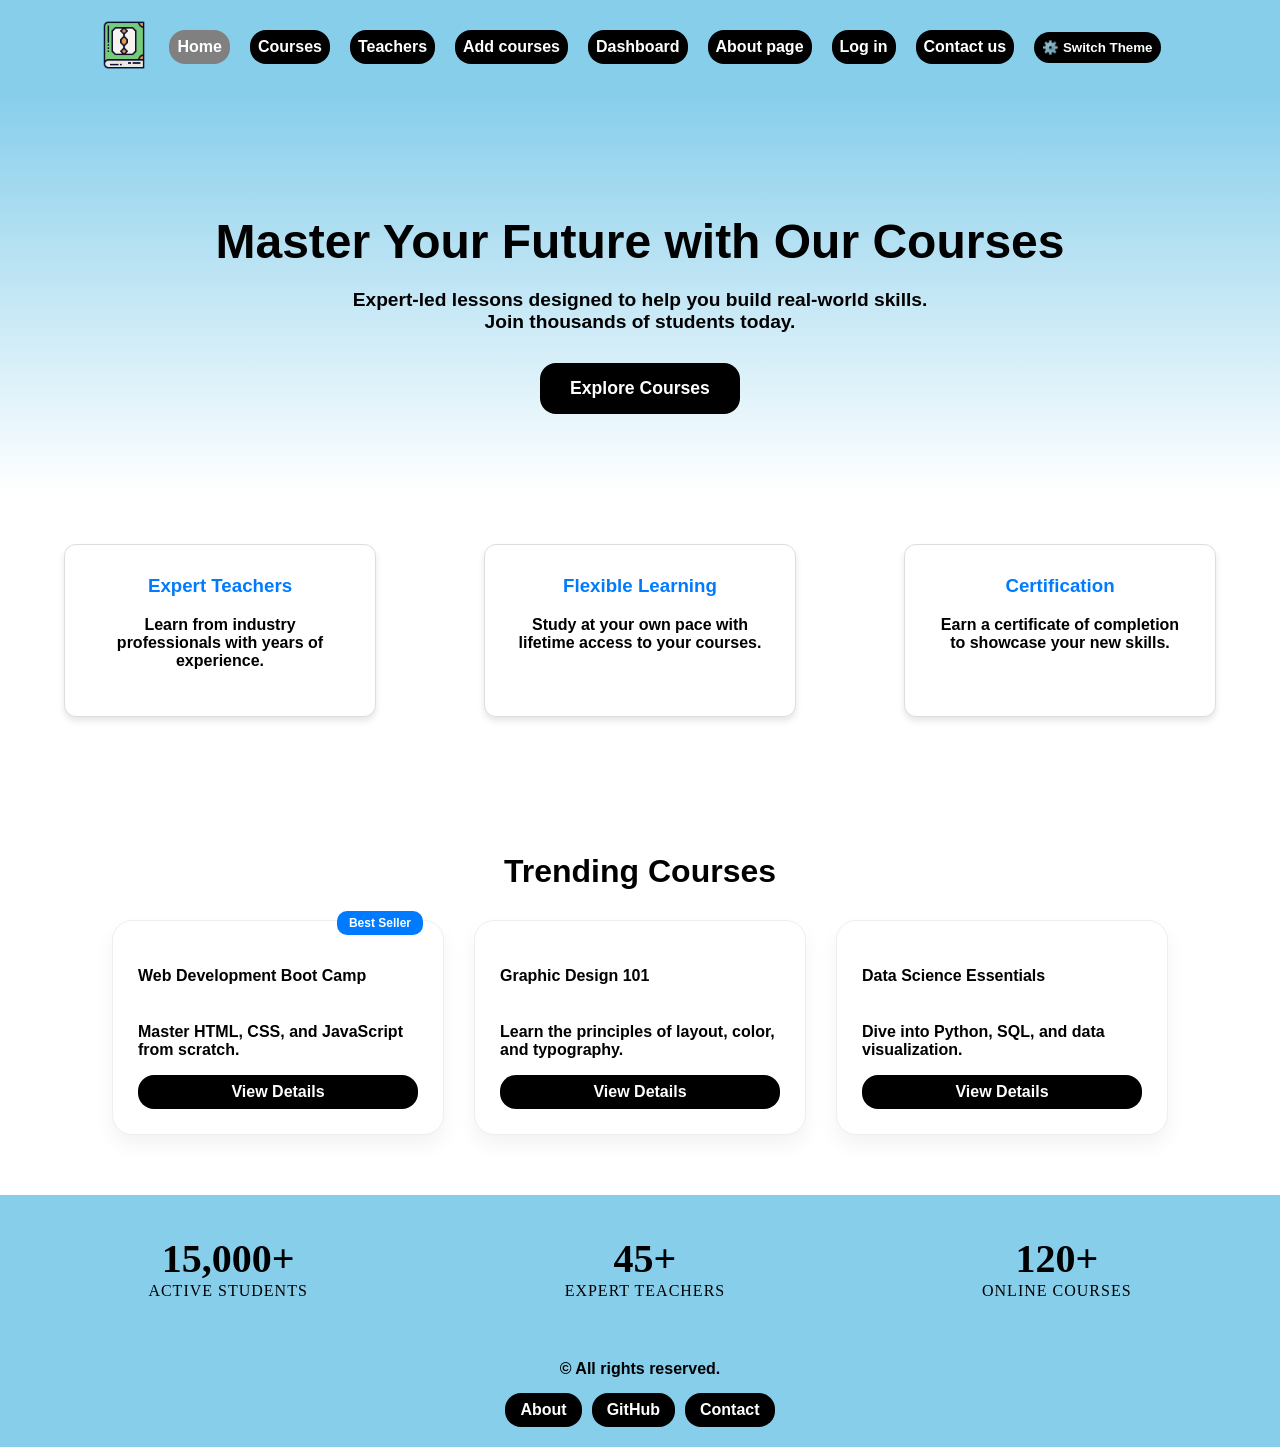
<file: index.html>
<!DOCTYPE HTML>
<html lang="en-us">
<html>
    <head>
		<title> Courses | Home </title>
	    <link rel="stylesheet" href="style.css">
	</head>
	
	<body>
	    <main>
	    <nav class="navigator-bar">
		    <ul>
			  <li><img src="images/logo.png" alt="logo" width="50"></li>
		      <li><a href="index.html" class="button active"> Home </a></li>
			  <li><a href="courses.html" class="button"> Courses </a></li>
			  <li><a href="teachers.html" class="button"> Teachers </a></li>
			  <li><a href="add-courses.html" class="button"> Add courses </a></li>
			  <li><a href="dashboard.html" class="button"> Dashboard </a></li>
			  <li><a href="about.html" class="button"> About page </a></li>
			  <li><a href="log-in.html" class="button"> Log in  </a></li>
			  <li><a href="contact.html" class="button"> Contact us </a></li>
			  
			  
			  <li><button id="theme-toggle" class="button">⚙️ Switch Theme</button></li>
			  
			</ul>
		</nav>
		<!-- Hero Section -->
         <section class="hero">
          <h1>Master Your Future with Our Courses</h1>
          <p>Expert-led lessons designed to help you build real-world skills. Join thousands of students today.</p>
          <a href="courses.html" class="button hero-btn">Explore Courses</a>
         </section>

        <!-- Features Section -->
        <section class="features">
			<div class="feature-card">
				<h3>Expert Teachers</h3>
				<p>Learn from industry professionals with years of experience.</p>
			</div>
			<div class="feature-card">
				<h3>Flexible Learning</h3>
				<p>Study at your own pace with lifetime access to your courses.</p>
			</div>
			<div class="feature-card">
				<h3>Certification</h3>
				<p>Earn a certificate of completion to showcase your new skills.</p>
			</div>
		</section>
		<!-- Trending Courses Section -->
		<section class="trending">
			<h2 class="section-title">Trending Courses</h2>
				<div class="course-grid">
				<div class="course-card">
				<div class="course-badge">Best Seller</div>
				<h4>Web Development Boot Camp</h4>
				<p>Master HTML, CSS, and JavaScript from scratch.</p>
				<a href="courses.html" class="button">View Details</a>
				</div>
				<div class="course-card">
				<h4>Graphic Design 101</h4>
				<p>Learn the principles of layout, color, and typography.</p>
				<a href="courses.html" class="button">View Details</a>
				</div>
				<div class="course-card">
					<h4>Data Science Essentials</h4>
					<p>Dive into Python, SQL, and data visualization.</p>
					<a href="courses.html" class="button">View Details</a>
				</div>
			</div>
		</section>

		<!-- Stats Section -->
		<section class="stats-bar">
			<div class="stat-item">
				<span class="stat-number">15,000+</span>
				<span class="stat-label">Active Students</span>
			</div>
			<div class="stat-item">
				<span class="stat-number">45+</span>
				<span class="stat-label">Expert Teachers</span>
			</div>
			<div class="stat-item">
				<span class="stat-number">120+</span>
				<span class="stat-label">Online Courses</span>
			</div>
		</section>
		
		</main>
		<footer class="main-footer">
		    <div class="footer-content">
              <p>&copy;  All rights reserved.</p>
              <div class="footer-links">
               <a href="about.html" class="button">About</a>
               <a href="https://github.com/vroo-ski" class="button">GitHub</a>
               <a href="contact.html" class="button">Contact</a>
              </div>
            </div>
		</footer>
		<script src="script.js"></script>
	</body>




</html>
</file>
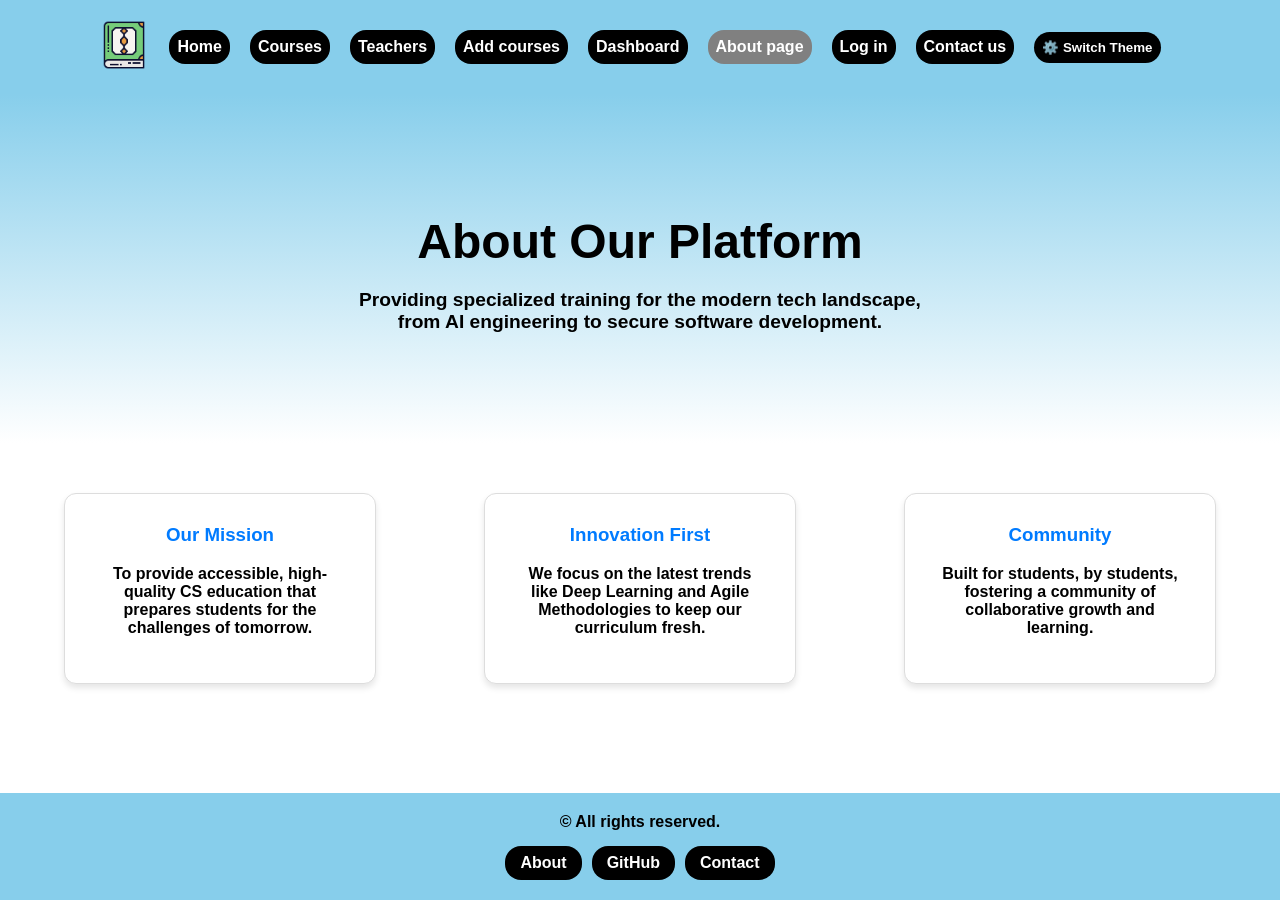
<file: about.html>
<!DOCTYPE HTML>
<html lang = "en-US">
<html>
    <head>
		<title> Courses |  </title>
	    <link rel="stylesheet" href="style.css">
	</head>
	
	<body>
	    <main>
	    <nav class="navigator-bar">
		    <ul>
			  <li><img src="images/logo.png" alt="logo" width="50"></li>
		      <li><a href="index.html" class="button"> Home </a></li>
			  <li><a href="courses.html" class="button"> Courses </a></li>
			  <li><a href="teachers.html" class="button"> Teachers </a></li>
			  <li><a href="add-courses.html" class="button"> Add courses </a></li>
			  <li><a href="dashboard.html" class="button"> Dashboard </a></li>
			  <li><a href="about.html" class="button active"> About page </a></li>
			  <li><a href="log-in.html" class="button"> Log in </a></li>
	     	  <li><a href="contact.html" class="button"> Contact us </a></li>
			  
			  
			  <li><button id="theme-toggle" class="button">⚙️ Switch Theme</button></li>
				
			</ul>
			</nav>
		
		<section class="about-container">
			<div class="hero">
				<h1>About Our Platform</h1>
				<p>Providing specialized training for the modern tech landscape, from AI engineering to secure software development.</p>
			</div>

			<div class="features">
				<div class="feature-card">
					<h3>Our Mission</h3>
					<p>To provide accessible, high-quality CS education that prepares students for the challenges of tomorrow.</p>
				</div>
        
				<div class="feature-card">
					<h3>Innovation First</h3>
					<p>We focus on the latest trends like Deep Learning and Agile Methodologies to keep our curriculum fresh.</p>
				</div>
        
				<div class="feature-card">
					<h3>Community</h3>
					<p>Built for students, by students, fostering a community of collaborative growth and learning.</p>
				</div>
			</div>
		</section>

		
		
		
		
		
		
		
		</main>
		<footer class="main-footer">
		    <div class="footer-content">
              <p>&copy;  All rights reserved.</p>
              <div class="footer-links">
               <a href="about.html" class="button">About</a>
               <a href="https://github.com/vroo-ski" class="button">GitHub</a>
               <a href="contact.html" class="button">Contact</a>
              </div>
            </div>
		</footer>
		<script src="script.js"></script>
	</body>




</html>
</file>
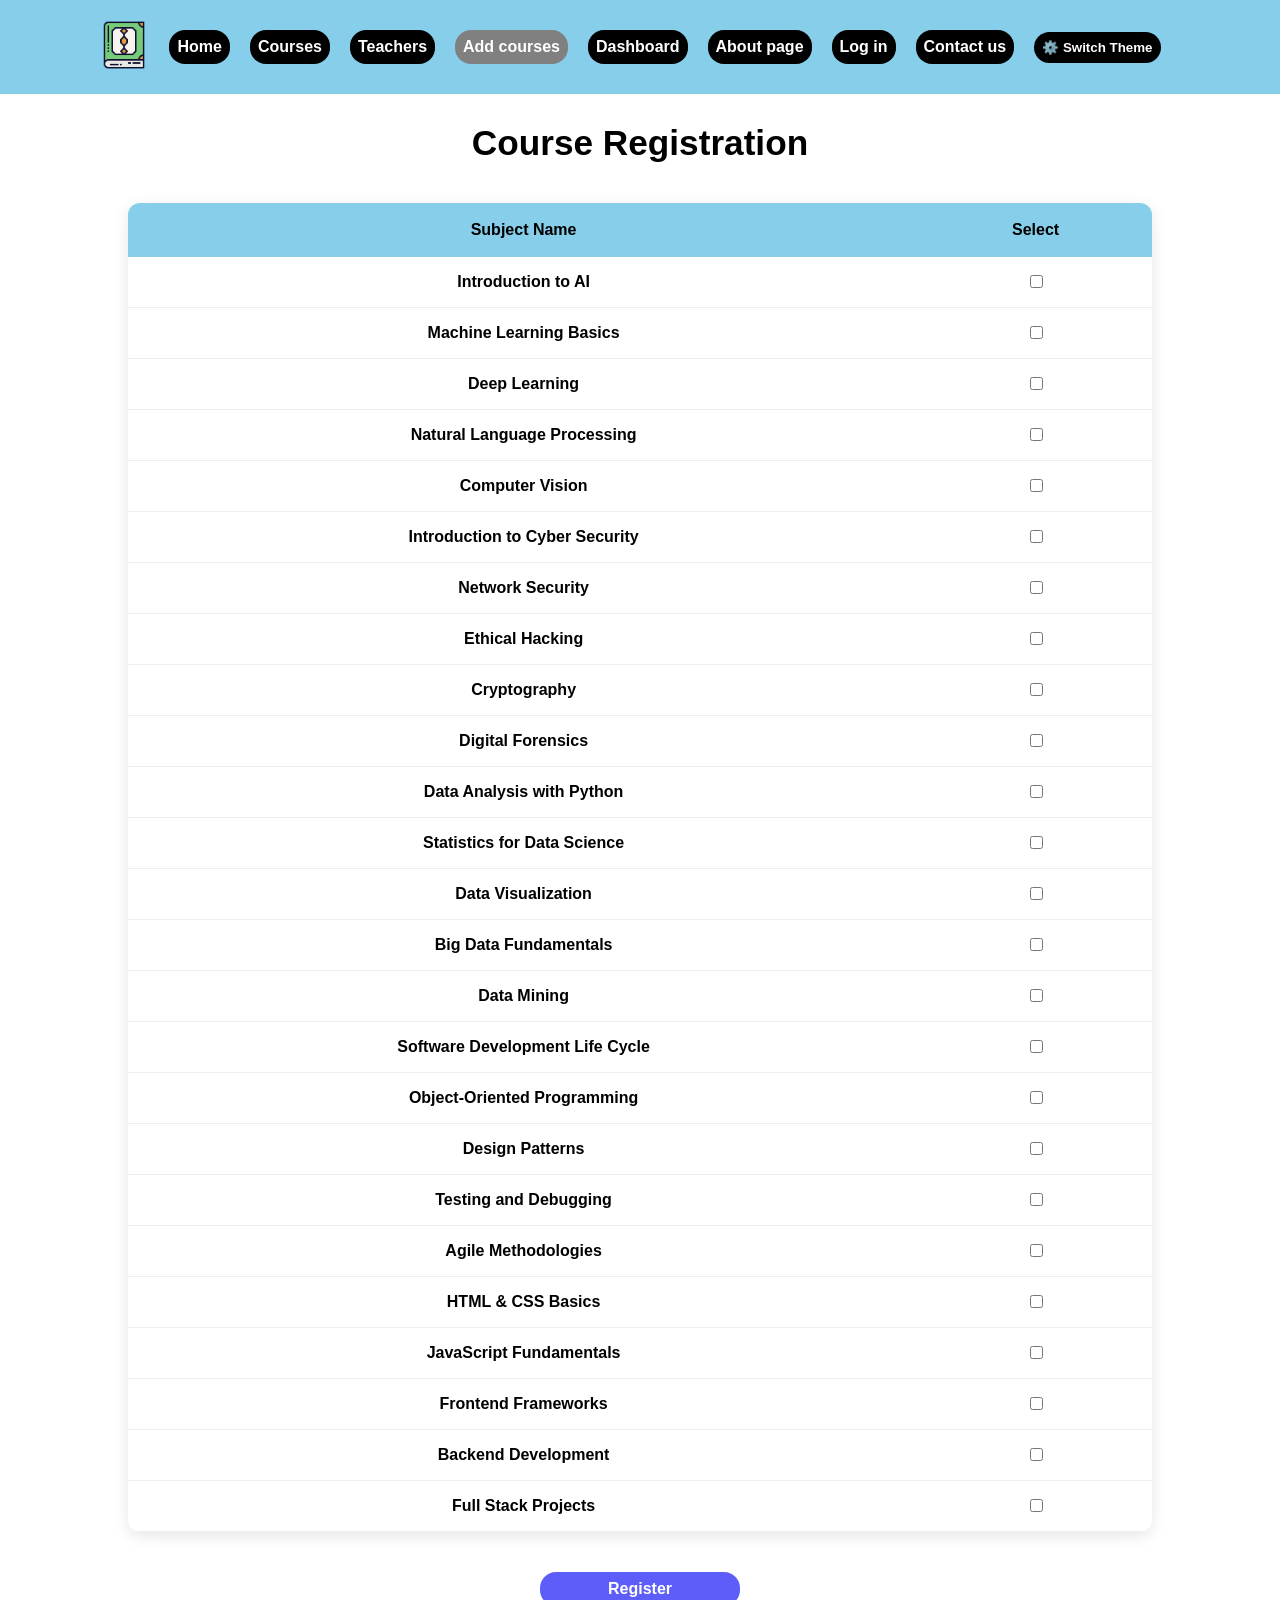
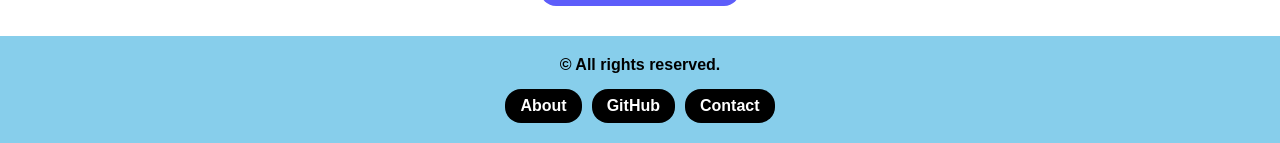
<file: add-courses.html>
<!DOCTYPE HTML>
<html lang = "en-US">
<html>
    <head>
		<title> Courses | Add courses </title>
	    <link rel="stylesheet" href="style.css">
	</head>
	
	<body>
	    <main>
	    <nav class="navigator-bar">
		    <ul>
			  <li><img src="images/logo.png" alt="logo" width="50"></li>
		      <li><a href="index.html" class="button"> Home </a></li>
			  <li><a href="courses.html" class="button"> Courses </a></li>
			  <li><a href="teachers.html" class="button"> Teachers </a></li>
			  <li><a href="add-courses.html" class="button active"> Add courses </a></li>
			  <li><a href="dashboard.html" class="button"> Dashboard </a></li>
			  <li><a href="about.html" class="button"> About page </a></li>
			  <li><a href="log-in.html" class="button"> Log in  </a></li>
			  <li><a href="contact.html" class="button"> Contact us </a></li>
			  
			  
			  <li><button id="theme-toggle" class="button">⚙️ Switch Theme</button></li>
			  
			</ul>
		</nav>
		
		
		<section class="add-courses-section">
			<h1 class="page-title">Course Registration</h1>
    
			<table id="subjectsTable">
			<thead>
				<tr>
					<th>Subject Name</th>
					<th>Select</th>
				</tr>
			</thead>
			<tbody>
				<!-- Artificial Intelligence -->
				<tr><td>Introduction to AI</td><td><input type="checkbox" class="subject-check" value="Introduction to AI"></td></tr>
				<tr><td>Machine Learning Basics</td><td><input type="checkbox" class="subject-check" value="Machine Learning Basics"></td></tr>
				<tr><td>Deep Learning</td><td><input type="checkbox" class="subject-check" value="Deep Learning"></td></tr>
				<tr><td>Natural Language Processing</td><td><input type="checkbox" class="subject-check" value="Natural Language Processing"></td></tr>
				<tr><td>Computer Vision</td><td><input type="checkbox" class="subject-check" value="Computer Vision"></td></tr>

				<!-- Cyber Security -->
				<tr><td>Introduction to Cyber Security</td><td><input type="checkbox" class="subject-check" value="Introduction to Cyber Security"></td></tr>
				<tr><td>Network Security</td><td><input type="checkbox" class="subject-check" value="Network Security"></td></tr>
				<tr><td>Ethical Hacking</td><td><input type="checkbox" class="subject-check" value="Ethical Hacking"></td></tr>
				<tr><td>Cryptography</td><td><input type="checkbox" class="subject-check" value="Cryptography"></td></tr>
				<tr><td>Digital Forensics</td><td><input type="checkbox" class="subject-check" value="Digital Forensics"></td></tr>
		
				<!-- Data Science -->
				<tr><td>Data Analysis with Python</td><td><input type="checkbox" class="subject-check" value="Data Analysis with Python"></td></tr>
				<tr><td>Statistics for Data Science</td><td><input type="checkbox" class="subject-check" value="Statistics for Data Science"></td></tr>
				<tr><td>Data Visualization</td><td><input type="checkbox" class="subject-check" value="Data Visualization"></td></tr>
				<tr><td>Big Data Fundamentals</td><td><input type="checkbox" class="subject-check" value="Big Data Fundamentals"></td></tr>
				<tr><td>Data Mining</td><td><input type="checkbox" class="subject-check" value="Data Mining"></td></tr>

				<!-- Software Engineering -->
				<tr><td>Software Development Life Cycle</td><td><input type="checkbox" class="subject-check" value="Software Development Life Cycle"></td></tr>
				<tr><td>Object-Oriented Programming</td><td><input type="checkbox" class="subject-check" value="Object-Oriented Programming"></td></tr>
				<tr><td>Design Patterns</td><td><input type="checkbox" class="subject-check" value="Design Patterns"></td></tr>
				<tr><td>Testing and Debugging</td><td><input type="checkbox" class="subject-check" value="Testing and Debugging"></td></tr>
				<tr><td>Agile Methodologies</td><td><input type="checkbox" class="subject-check" value="Agile Methodologies"></td></tr>
	
				<!-- Web Development -->
				<tr><td>HTML & CSS Basics</td><td><input type="checkbox" class="subject-check" value="HTML & CSS Basics"></td></tr>
				<tr><td>JavaScript Fundamentals</td><td><input type="checkbox" class="subject-check" value="JavaScript Fundamentals"></td></tr>
				<tr><td>Frontend Frameworks</td><td><input type="checkbox" class="subject-check" value="Frontend Frameworks"></td></tr>
				<tr><td>Backend Development</td><td><input type="checkbox" class="subject-check" value="Backend Development"></td></tr>
				<tr><td>Full Stack Projects</td><td><input type="checkbox" class="subject-check" value="Full Stack Projects"></td></tr>
			</tbody>
		</table>

			<div class="register-container">
			 <button class="button auth-btn" onclick="saveSubjects()">Register</button>
			</div>
		</section>

		</main>
		<footer class="main-footer">
		    <div class="footer-content">
              <p>&copy;  All rights reserved.</p>
              <div class="footer-links">
               <a href="about.html" class="button">About</a>
               <a href="https://github.com/vroo-ski"" class="button">GitHub</a>
               <a href="contact.html" class="button">Contact</a>
              </div>
            </div>
		</footer>
		<script src="script.js"></script>
	</body>




</html>
</file>
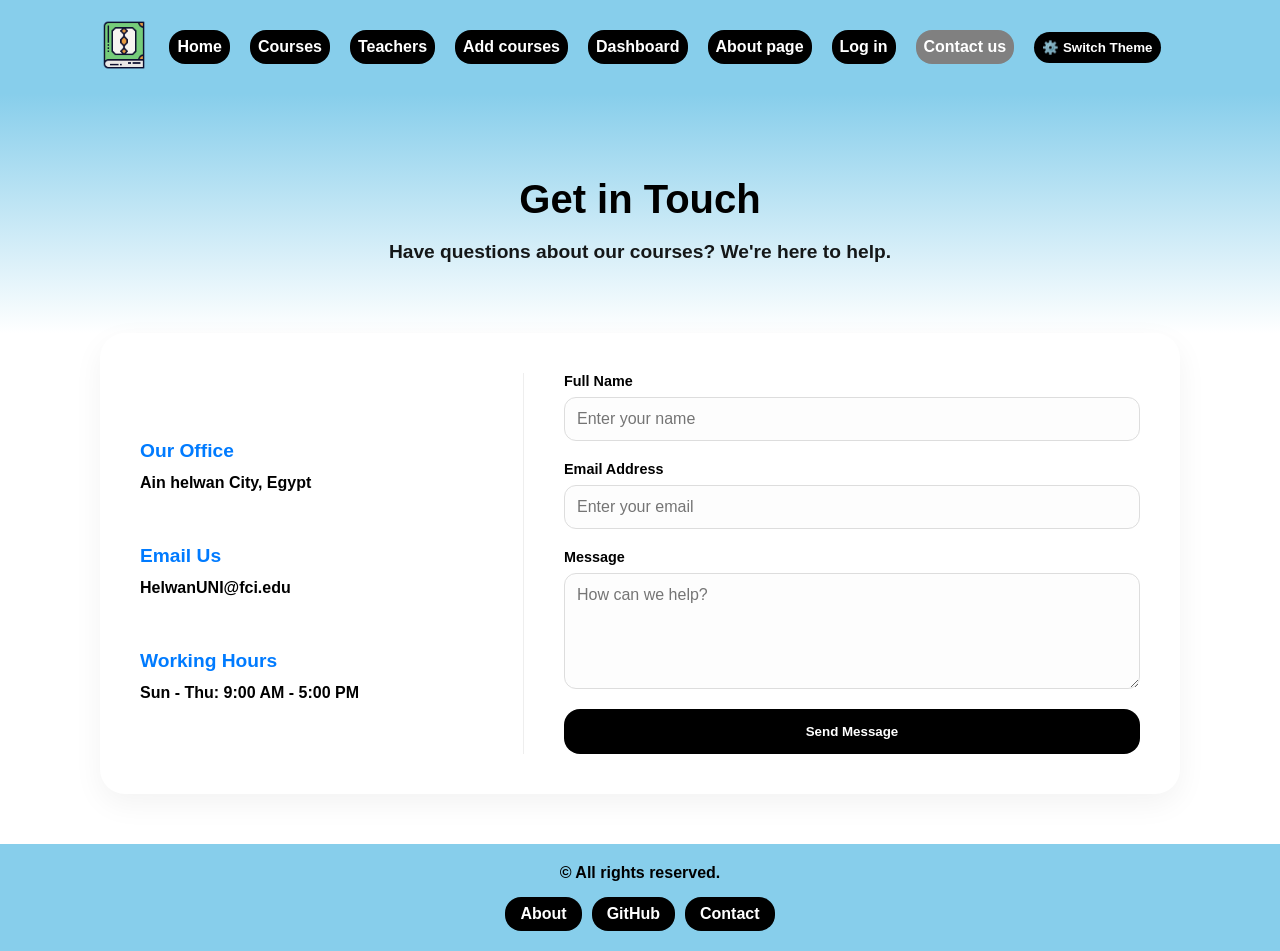
<file: contact.html>
<!DOCTYPE HTML>
<html lang = "en-US">
<html>
    <head>
		<title> Courses | Contact Us </title>
		<link rel="stylesheet" href="style.css">
	</head>
	
	<body>
	    <main class="contact-container">
	    <nav class="navigator-bar">
		    <ul>
			  <li> <img src="images/logo.png" alt="logo" width="50"></li>
		      <li><a href="index.html" class="button"> Home </a></li>
			  <li><a href="courses.html" class="button"> Courses </a></li>
			  <li><a href="teachers.html" class="button"> Teachers </a></li>
			  <li><a href="add-courses.html" class="button"> Add courses </a></li>
			  <li><a href="dashboard.html" class="button"> Dashboard </a></li>
			  <li><a href="about.html" class="button"> About page </a></li>
			  <li><a href="log-in.html" class="button"> Log in </a></li>
			  <li><a href="contact.html" class="button active"> Contact us </a></li>
			  
			  
			  <li><button id="theme-toggle" class="button">⚙️ Switch Theme</button></li>
			  
			</ul>
		</nav>
		
		<section class="contact-hero">
			<h1>Get in Touch</h1>
			<p>Have questions about our courses? We're here to help.</p>
		</section>

		<section class="contact-content">
        <!-- Contact Information -->
        <div class="contact-info">
            <div class="info-item">
                <h3>Our Office</h3>
                <p>Ain helwan City, Egypt</p>
            </div>
            <div class="info-item">
                <h3>Email Us</h3>
                <p>HelwanUNI@fci.edu</p>
            </div>
            <div class="info-item">
                <h3>Working Hours</h3>
                <p>Sun - Thu: 9:00 AM - 5:00 PM</p>
            </div>
        </div>

        <!-- Contact Form -->
        <form class="contact-form">
            <div class="form-group">
                <label for="name">Full Name</label>
                <input type="text" id="name" placeholder="Enter your name" required>
            </div>
            <div class="form-group">
                <label for="email">Email Address</label>
                <input type="email" id="email" placeholder="Enter your email" required>
            </div>
            <div class="form-group">
                <label for="message">Message</label>
                <textarea id="message" rows="5" placeholder="How can we help?"></textarea>
            </div>
            <button type="submit" class="button submit-btn">Send Message</button>
        </form>
		</section>
		
		
		</main>
		<footer class="main-footer">
		    <div class="footer-content">
              <p>&copy;  All rights reserved.</p>
              <div class="footer-links">
               <a href="about.html" class="button">About</a>
               <a href="https://github.com/vroo-ski" class="button">GitHub</a>
               <a href="contact.html" class="button">Contact</a>
              </div>
            </div>
		</footer>
		<script src="script.js"></script>
	</body>




</html>
</file>
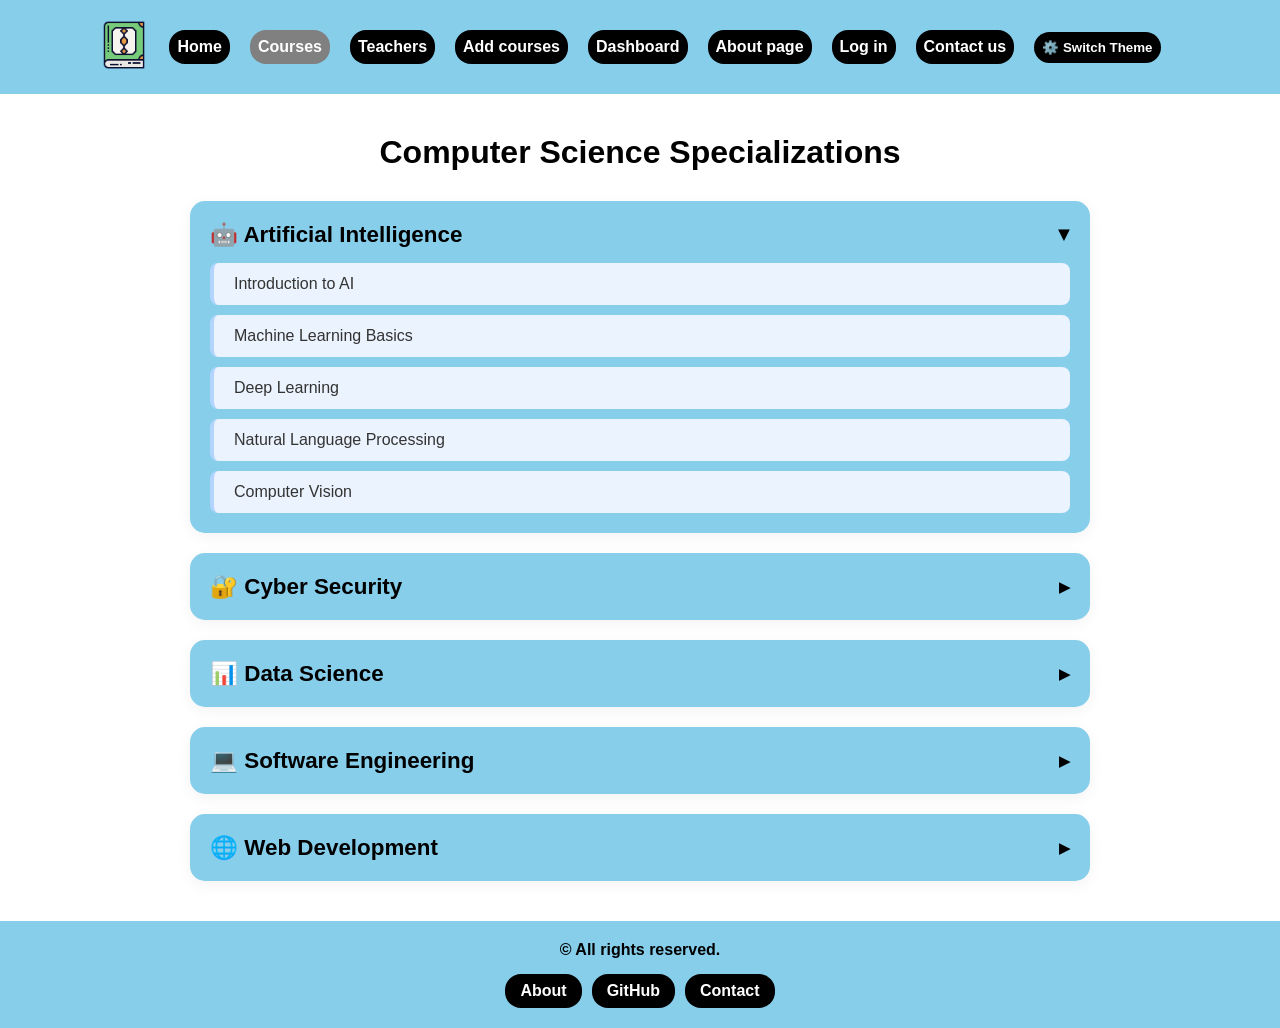
<file: courses.html>
<!DOCTYPE HTML>
<html lang = "en-US">
<html>
    <head>
		<title> Courses | Courses </title>
	    <link rel="stylesheet" href="style.css">
	</head>
	
	<body>
	    <main>
	    <nav class="navigator-bar">
		    <ul>
			  <li><img src="images/logo.png" alt="logo" width="50"></li>
		      <li><a href="index.html" class="button"> Home </a></li>
			  <li><a href="courses.html" class="button active"> Courses </a></li>
			  <li><a href="teachers.html" class="button"> Teachers </a></li>
			  <li><a href="add-courses.html" class="button"> Add courses </a></li>
			  <li><a href="dashboard.html" class="button"> Dashboard </a></li>
			  <li><a href="about.html" class="button"> About page </a></li>
			  <li><a href="log-in.html" class="button"> Log in  </a></li>
			  <li><a href="contact.html" class="button"> Contact us </a></li>
			  
			  
			  <li><button id="theme-toggle" class="button">⚙️ Switch Theme</button></li>
			  
			</ul>
		</nav>
		
		<section class="specializations">
			<h2 class="section-title">Computer Science Specializations</h2>

			<!-- Artificial Intelligence -->	
			<details class="spec-box" open>
				<summary>🤖 Artificial Intelligence <span class="arrow">▶</span></summary>
				<div class="spec-content">
					<div class="course-item">Introduction to AI</div>
					<div class="course-item">Machine Learning Basics</div>
					<div class="course-item">Deep Learning</div>
					<div class="course-item">Natural Language Processing</div>
					<div class="course-item">Computer Vision</div>
				</div>
			</details>

			<!-- Cyber Security -->
			<details class="spec-box">
				<summary>🔐 Cyber Security <span class="arrow">▶</span></summary>
				<div class="spec-content">
					<div class="course-item">Introduction to Cyber Security</div>
					<div class="course-item">Network Security</div>
					<div class="course-item">Ethical Hacking</div>
					<div class="course-item">Cryptography</div>
					<div class="course-item">Digital Forensics</div>
				</div>
			</details>

			<!-- Data Science -->
			<details class="spec-box">
				<summary>📊 Data Science <span class="arrow">▶</span></summary>
				<div class="spec-content">
					<div class="course-item">Data Analysis with Python</div>
					<div class="course-item">Statistics for Data Science</div>
					<div class="course-item">Data Visualization</div>
					<div class="course-item">Big Data Fundamentals</div>
					<div class="course-item">Data Mining</div>
				</div>
			</details>

			<!-- Software Engineering -->
			<details class="spec-box">
				<summary>💻 Software Engineering <span class="arrow">▶</span></summary>
				<div class="spec-content">
					<div class="course-item">Software Development Life Cycle</div>
					<div class="course-item">Object-Oriented Programming</div>
					<div class="course-item">Design Patterns</div>
					<div class="course-item">Testing and Debugging</div>
					<div class="course-item">Agile Methodologies</div>
				</div>
			</details>

			<!-- Web Development -->
			<details class="spec-box">
				<summary>🌐 Web Development <span class="arrow">▶</span></summary>
				<div class="spec-content">
					<div class="course-item">HTML & CSS Basics</div>
					<div class="course-item">JavaScript Fundamentals</div>
					<div class="course-item">Frontend Frameworks</div>
					<div class="course-item">Backend Development</div>
					<div class="course-item">Full Stack Projects</div>
				</div>
			</details>
		</section>
		
		
		</main>
		<footer class="main-footer">
		    <div class="footer-content">
              <p>&copy;  All rights reserved.</p>
              <div class="footer-links">
               <a href="about.html" class="button">About</a>
               <a href="https://github.com/vroo-ski" class="button">GitHub</a>
               <a href="contact.html" class="button">Contact</a>
              </div>
            </div>
		</footer>
		<script src="script.js"></script>
	</body>




</html>
</file>
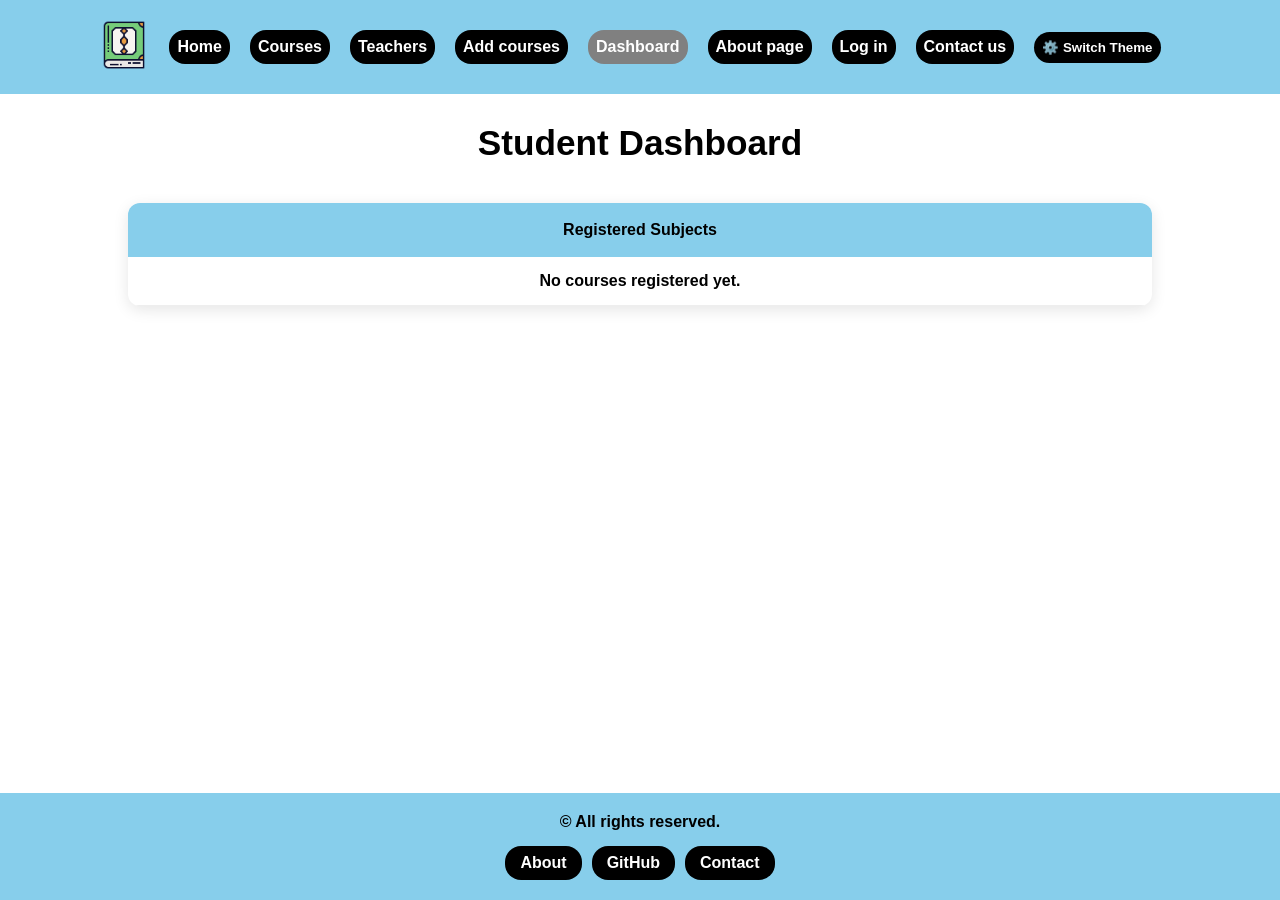
<file: dashboard.html>
<!DOCTYPE HTML>
<html lang = "en-US">
<html>
    <head>
		<title> Courses | Dashboard </title>
	    <link rel="stylesheet" href="style.css">
	</head>
	
	<body>
	    <main>
	    <nav class="navigator-bar">
		    <ul>
			  <li><img src="images/logo.png" alt="logo" width="50"></li>
		      <li><a href="index.html" class="button"> Home </a></li>
			  <li><a href="courses.html" class="button"> Courses </a></li>
			  <li><a href="teachers.html" class="button"> Teachers </a></li>
			  <li><a href="add-courses.html" class="button"> Add courses </a></li>
			  <li><a href="dashboard.html" class="button active"> Dashboard </a></li>
			  <li><a href="about.html" class="button"> About page </a></li>
			  <li><a href="log-in.html" class="button"> Log in  </a></li>
			  <li><a href="contact.html" class="button"> Contact us </a></li>
			  
			  
			  <li><button id="theme-toggle" class="button">⚙️ Switch Theme</button></li>
			  
			</ul>
		</nav>
		
		<section class="dashboard-section">
			<h1 class="page-title">Student Dashboard</h1>
    
			<table id="registeredTable">
				<thead>
					<tr>
						<th>Registered Subjects</th>
					</tr>
				</thead>
				<tbody id="courseList">
				</tbody>
			</table>
		</section>
		
		
		
		
		
		
		
		
		</main>
		<footer class="main-footer">
		    <div class="footer-content">
              <p>&copy;  All rights reserved.</p>
              <div class="footer-links">
               <a href="about.html" class="button">About</a>
               <a href="https://github.com/vroo-ski" class="button">GitHub</a>
               <a href="contact.html" class="button">Contact</a>
              </div>
            </div>
		</footer>
		<script src="script.js"></script>
	</body>




</html>
</file>
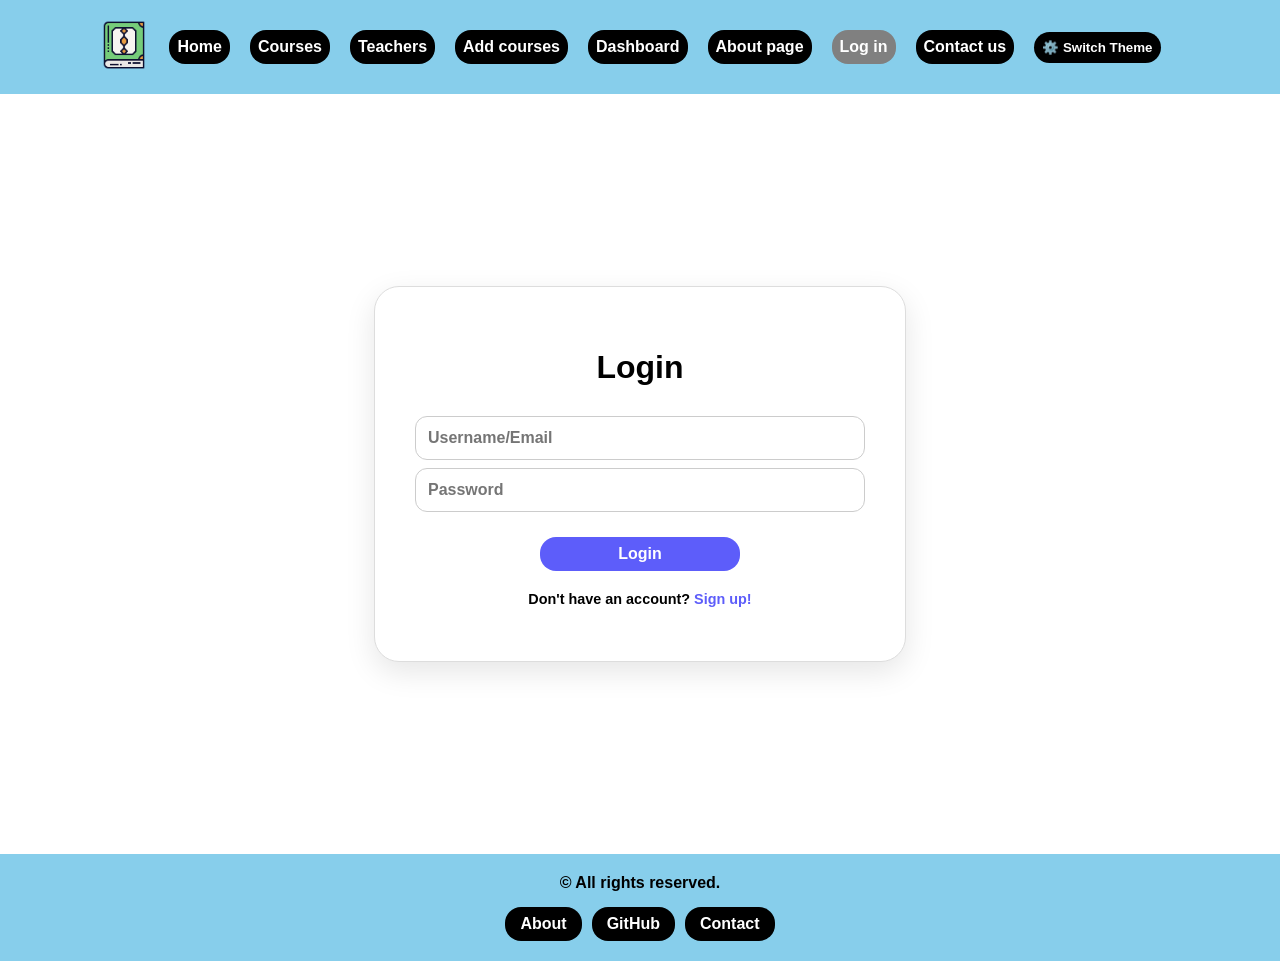
<file: log-in.html>
<!DOCTYPE HTML>
<html lang = "en-US">
<html>
    <head>
		<title> Courses | Log in </title>
	    <link rel="stylesheet" href="style.css">
	</head>
	
	<body>
	    <main>
	    <nav class="navigator-bar">
		    <ul>
			  <li> <img src="images/logo.png" alt="logo" width="50"></li>
		      <li><a href="index.html" class="button"> Home </a></li>
			  <li><a href="courses.html" class="button"> Courses </a></li>
			  <li><a href="teachers.html" class="button"> Teachers </a></li>
			  <li><a href="add-courses.html" class="button"> Add courses </a></li>
			  <li><a href="dashboard.html" class="button"> Dashboard </a></li>
			  <li><a href="about.html" class="button"> About page </a></li>
			  <li><a href="log-in.html" class="button active"> Log in </a></li>
			  <li><a href="contact.html" class="button"> Contact us </a></li>
			  
			  
			  <li><button id="theme-toggle" class="button">⚙️ Switch Theme</button></li>
			  
			</ul>
		</nav>
		
		<div class="auth-container">
			<div class="auth-card">
				<h1>Login</h1>
				<form action="#">
					<div class="form-group">
						<input type="text" placeholder="Username/Email" required>
					
						<input type="password" placeholder="Password" required>
					</div>
            
					<button type="submit" class="button auth-btn">Login</button>
				</form>
				<p class="auth-switch">Don't have an account? <a href="sign-up.html">Sign up!</a></p>
			</div>
		</div>
		
		</main>
		<footer class="main-footer">
		    <div class="footer-content">
              <p>&copy;  All rights reserved.</p>
              <div class="footer-links">
               <a href="about.html" class="button">About </a>
               <a href="https://github.com/vroo-ski" class="button">GitHub</a>
               <a href="contact.html" class="button">Contact</a>
              </div>
            </div>
		</footer>
		<script src="script.js"></script>
	</body>




</html>
</file>
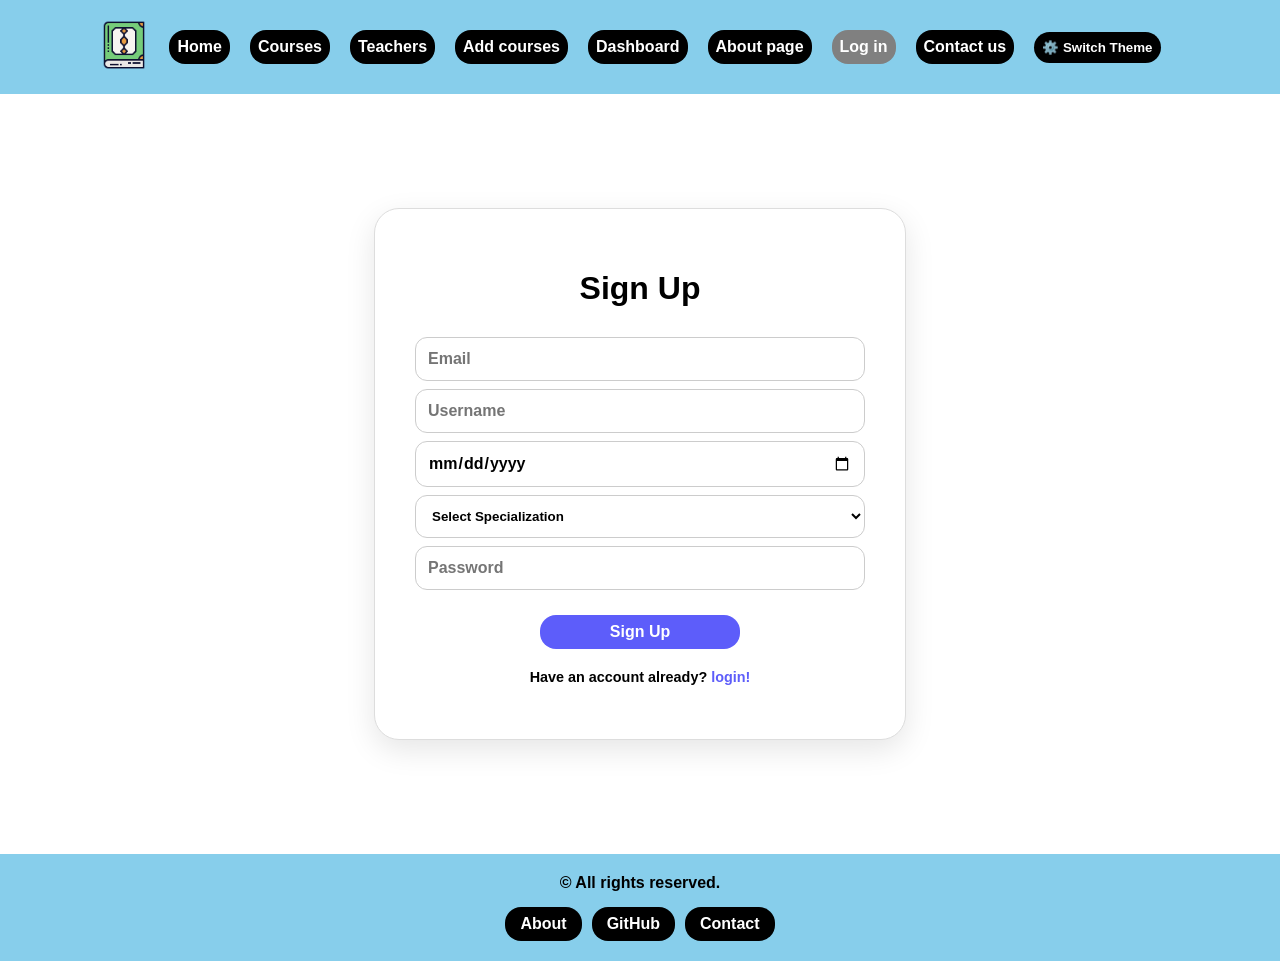
<file: sign-up.html>
<!DOCTYPE HTML>
<html lang = "en-US">
<html>
    <head>
		<title> Courses | Sign up </title>
	    <link rel="stylesheet" href="style.css">
	</head>
	
	<body>
	    <main>
	    <nav class="navigator-bar">
		    <ul>
			  <li> <img src="images/logo.png" alt="logo" width="50"></li>
		      <li><a href="index.html" class="button"> Home </a></li>
			  <li><a href="courses.html" class="button"> Courses </a></li>
			  <li><a href="teachers.html" class="button"> Teachers </a></li>
			  <li><a href="add-courses.html" class="button"> Add courses </a></li>
			  <li><a href="dashboard.html" class="button"> Dashboard </a></li>
			  <li><a href="about.html" class="button"> About page </a></li>
			  <li><a href="log-in.html" class="button active"> Log in </a></li>
			  <li><a href="contact.html" class="button"> Contact us </a></li>
			  
			  
			  <li><button id="theme-toggle" class="button">⚙️ Switch Theme</button></li>
			  
			</ul>
		</nav>
		
		<div class="auth-container">
			<div class="auth-card">
				<h1>Sign Up</h1>
				<form action="#">
					<div class="form-group">
						<input type="email" placeholder="Email" required>
					
						<input type="text" placeholder="Username" required>
				
						<input type="date" title="Birthdate">
					
					
						<select required>
							<option value="" disabled selected>Select Specialization</option>
							<option value="ai">Artificial Intelligence</option>
							<option value="cyber">Cyber Security</option>
							<option value="data">Data Science</option>
							<option value="se">Software Engineering</option>
							<option value="web">Web Development</option>
						</select>
				
					
						<input type="password" placeholder="Password" required>
					</div>
            
					<button type="submit" class="button auth-btn">Sign Up</button>
				</form>
				<p class="auth-switch">Have an account already? <a href="log-in.html">login!</a></p>
			</div>
		</div>
		
		
		
		
		
		
		
		</main>
		<footer class="main-footer">
		    <div class="footer-content">
              <p>&copy;  All rights reserved.</p>
              <div class="footer-links">
               <a href="about.html" class="button">About</a>
               <a href="https://github.com/vroo-ski" class="button">GitHub</a>
               <a href="contact.html" class="button">Contact</a>
              </div>
            </div>
		</footer>
		<script src="script.js"></script>
	</body>




</html>
</file>
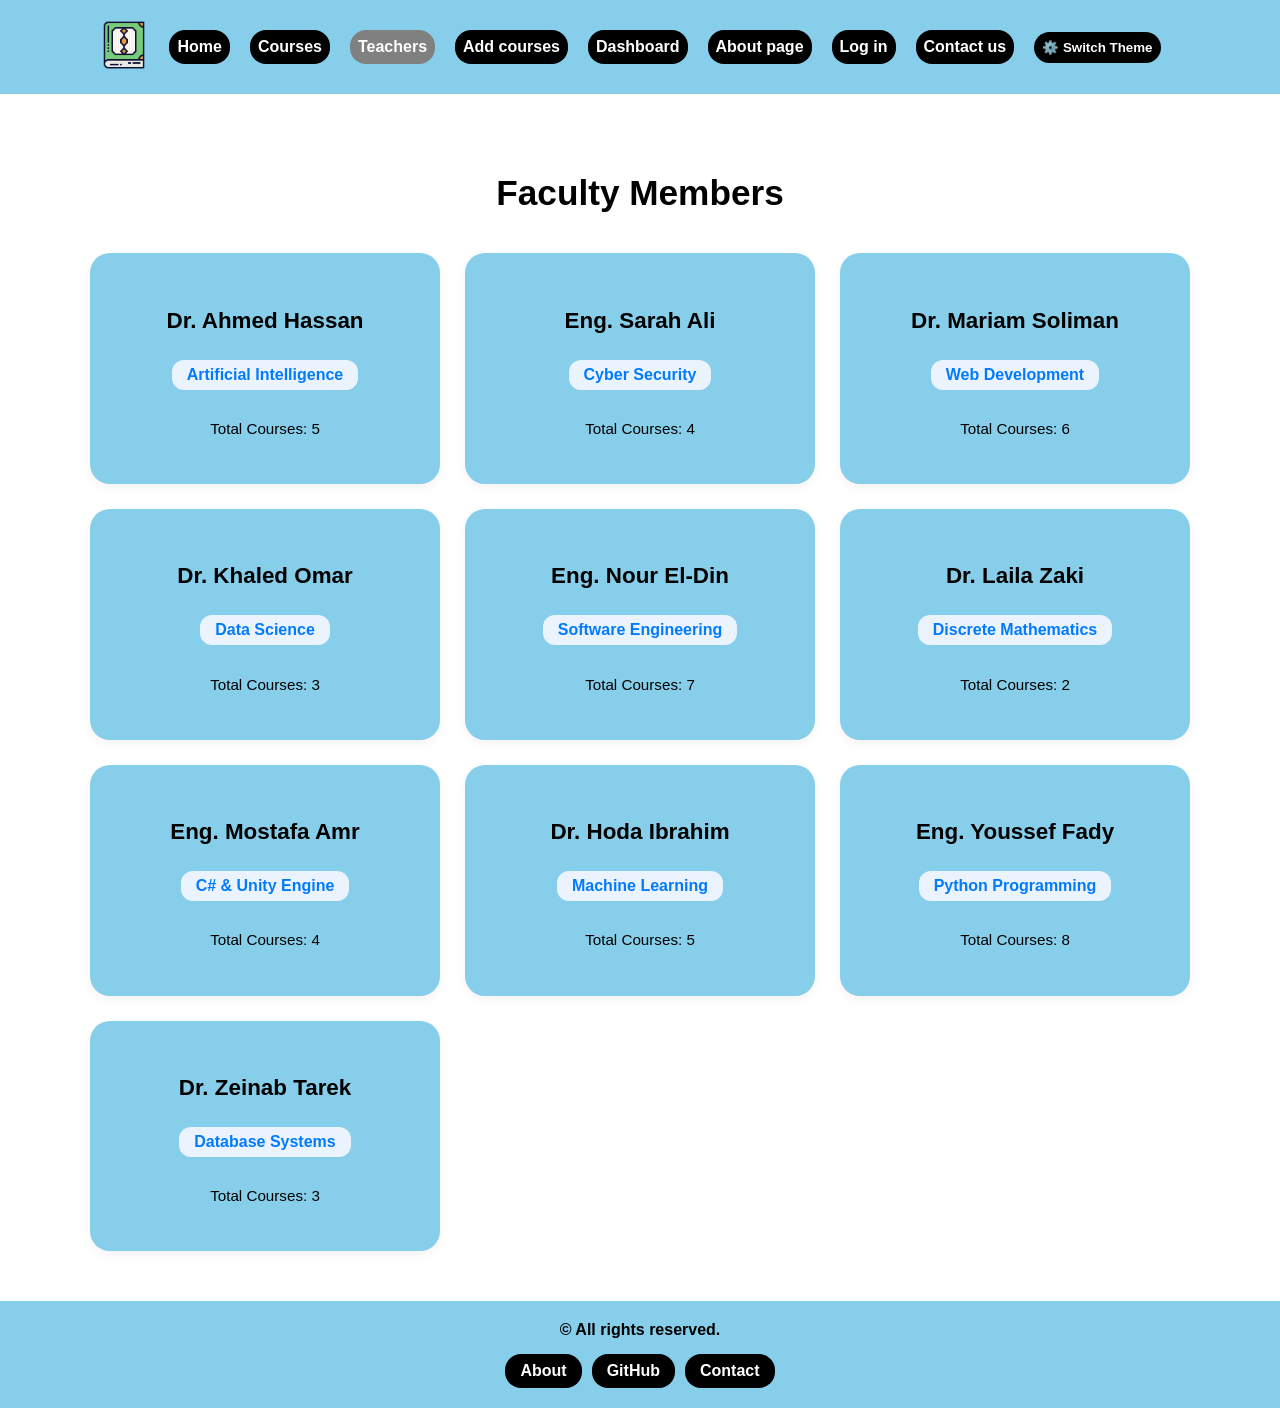
<file: teachers.html>
<!DOCTYPE HTML>
<html lang = "en-US">
<html>
    <head> 
		<title> Courses | Teachers </title>
	    <link rel="stylesheet" href="style.css">
	</head>
	
	<body>
	    <main>
	    <nav class="navigator-bar">
		    <ul>
			  <li><img src="images/logo.png" alt="logo" width="50"></li>
		      <li><a href="index.html" class="button"> Home </a></li>
			  <li><a href="courses.html" class="button"> Courses </a></li>
			  <li><a href="teachers.html" class="button active"> Teachers </a></li>
			  <li><a href="add-courses.html" class="button"> Add courses </a></li>
			  <li><a href="dashboard.html" class="button"> Dashboard </a></li>
			  <li><a href="about.html" class="button"> About page </a></li>
			  <li><a href="log-in.html" class="button"> Log in  </a></li>
			  <li><a href="contact.html" class="button"> Contact us </a></li>
			  
			  
			  <li><button id="theme-toggle" class="button">⚙️ Switch Theme</button></li>
			  
			</ul>
		</nav>
		
		<section class="teachers-section">
			<h1 class="page-title">Faculty Members</h1>
    
			<div class="teacher-grid">
				<!-- Teacher 1 -->
				<div class="teacher-card">
					<h3>Dr. Ahmed Hassan</h3>
					<p class="subject">Artificial Intelligence</p>
					<p class="courses-count">Total Courses: 5</p>
				</div>

				<!-- Teacher 2 -->
				<div class="teacher-card">
					<h3>Eng. Sarah Ali</h3>
					<p class="subject">Cyber Security</p>
					<p class="courses-count">Total Courses: 4</p>
				</div>

				<!-- Teacher 3 -->
				<div class="teacher-card">
					<h3>Dr. Mariam Soliman</h3>
					<p class="subject">Web Development</p>
					<p class="courses-count">Total Courses: 6</p>
				</div>

				<!-- Teacher 4 -->
				<div class="teacher-card">
					<h3>Dr. Khaled Omar</h3>
					<p class="subject">Data Science</p>
					<p class="courses-count">Total Courses: 3</p>
				</div>

				<!-- Teacher 5 -->
				<div class="teacher-card">
					<h3>Eng. Nour El-Din</h3>
					<p class="subject">Software Engineering</p>
					<p class="courses-count">Total Courses: 7</p>
				</div>

				<!-- Teacher 6 -->
				<div class="teacher-card">
					<h3>Dr. Laila Zaki</h3>
					<p class="subject">Discrete Mathematics</p>
					<p class="courses-count">Total Courses: 2</p>
				</div>
	
				<!-- Teacher 7 -->
				<div class="teacher-card">
					<h3>Eng. Mostafa Amr</h3>
					<p class="subject">C# & Unity Engine</p>
					<p class="courses-count">Total Courses: 4</p>
				</div>

				<!-- Teacher 8 -->
				<div class="teacher-card">
					<h3>Dr. Hoda Ibrahim</h3>
					<p class="subject">Machine Learning</p>
					<p class="courses-count">Total Courses: 5</p>
				</div>

				<!-- Teacher 9 -->
				<div class="teacher-card">
					<h3>Eng. Youssef Fady</h3>
					<p class="subject">Python Programming</p>
					<p class="courses-count">Total Courses: 8</p>
				</div>

				<!-- Teacher 10 -->
				<div class="teacher-card">
					<h3>Dr. Zeinab Tarek</h3>
					<p class="subject">Database Systems</p>
					<p class="courses-count">Total Courses: 3</p>
				</div>
			</div>
		</section>
		
		</main>
		<footer class="main-footer">
		    <div class="footer-content">
              <p>&copy;  All rights reserved.</p>
              <div class="footer-links">
               <a href="about.html" class="button">About</a>
               <a href="https://github.com/vroo-ski" class="button">GitHub</a>
               <a href="contact.html" class="button">Contact</a>
              </div>
            </div>
		</footer>
		<script src="script.js"></script>
	</body>




</html>
</file>
<file: style.css>
.navigator-bar {
	background-color:var(--nav-bg);
	box-sizing: border-box;
	width: 100%;
	text-decoration: none;
	padding: 20px;
	font-family: Arial, sans-serif;
    font-weight: bold;
}
ul {
  list-style-type: none; 
  margin: 0;
  padding: 0;
  display: flex;        
  background-color: var(--nav-bg); 
  align-items: center;
  justify-content: center;
}

li {
  margin-right: 20px;   
}

:root {
  --bg-color: white;
  --text-color: black;
  --accent-color: #007bff;
  --nav-bg: skyblue;
  --btn-bg: black;
  --btn-bg-hover: white;
  --btn-txt: white;
  --btn-txt-hover: black;
}


[data-theme="dark"] {
  --bg-color: #121212;
  --text-color: white;
  --accent-color: #3793ff;
  --nav-bg: #475569;
  --btn-bg: white;
  --btn-bg-hover: black;
  --btn-txt: black;
  --btn-txt-hover: white;
  
}
body {
	margin: 0;
	display: flex;
	flex-direction: column;
	background-color: var(--bg-color);
	color: var(--text-color);
	transition: background-color 0.3s, color 0.3s;
	min-height: 100vh;
}
main {
    flex: 1; 
}
.button{
	text-decoration:none;
	padding: 8px;
	background-color: var(--btn-bg);
	color: var(--btn-txt);
	outline: none;
	border: none;
	border-radius: 16px;
	font-family: Arial, sans-serif;
    font-weight: bold;
	transition: transform 0.2s ease, background-color 0.3s; 
    display: inline-block;
	text-align: center;
}

.button:hover {
	background-color: var(--btn-bg-hover);
	color: var(--btn-txt-hover);
	transition: 0.3s;
	outline: none;
	transform: scale(1.1); 
    outline: none;
}
.active {
	background-color: grey;
}

.main-footer {
    background-color: var(--nav-bg); 
    padding: 20px 0;
    margin-top: 50px;
    text-align: center;
    width: 100%;
	margin-top: auto;
}

.footer-content {
    display: flex;
	background-color: var(--nav-bg);
    flex-direction: column;
    align-items: center;
    gap: 15px;
}

.footer-content p {
    margin: 0;
    font-family: Arial, sans-serif;
    font-weight: bold;
    color: var(--btn-txt-hover);
}

.footer-links {
    display: flex;
    gap: 10px;
}

.footer-links .button {
    padding: 8px 15px;
}

.footer-links .button:hover {
    background-color: (--btn-hover);
	color: (--	btn-txt-hover);
}

.hero {
    text-align: center;
    padding: 80px 20px;
    background: linear-gradient(to bottom, var(--nav-bg), var(--bg-color));
	font-family: Arial, sans-serif;
    font-weight: bold;
}

.hero h1 {
    font-size: 3rem;
    margin-bottom: 20px;
}

.hero p {
    font-size: 1.2rem;
    max-width: 600px;
    margin: 0 auto 30px;
}

.hero-btn {
    padding: 15px 30px !important; 
    font-size: 1.1rem;
}


.features {
    display: flex;
    justify-content: space-around;
    padding: 50px 20px;
    gap: 20px;
    flex-wrap: wrap; 
	font-family: Arial, sans-serif;
    font-weight: bold;
}

.feature-card {
    background-color: var(--bg-color);
    border: 1px solid #ddd;
    border-radius: 12px;
    padding: 30px;
    text-align: center;
    width: 250px;
    box-shadow: 0 4px 6px rgba(0,0,0,0.1);
    transition: transform 0.3s;
}

.feature-card:hover {
    transform: translateY(-10px);
}

.feature-card h3 {
    margin-top: 0;
    color: var(--accent-color);
}

.section-title {
    text-align: center;
    font-size: 2rem;
    margin-bottom: 40px;
    font-family: Arial, sans-serif;
}


.trending {
    padding: 60px 20px;
    background-color: var(--bg-color);
	font-family: Arial, sans-serif;
    font-weight: bold;
}

.course-grid {
    display: flex;
    justify-content: center;
    gap: 30px;
    flex-wrap: wrap;
}

.course-card {
    background-color: var(--bg-color);
    border: 1px solid #eee;
    border-radius: 20px;
    padding: 25px;
    width: 280px;
    position: relative;
    box-shadow: 0 10px 20px rgba(0,0,0,0.05);
    display: flex;
    flex-direction: column;
    justify-content: space-between;
}

.course-badge {
    position: absolute;
    top: -10px;
    right: 20px;
    background-color: var(--accent-color);
    color: white;
    padding: 5px 12px;
    border-radius: 10px;
    font-size: 12px;
    font-weight: bold;
}

.stats-bar {
    display: flex;
    justify-content: space-around;
    background-color: var(--nav-bg);
    padding: 40px 20px;
    text-align: center;
    color: var(--text-color);
}

.stat-number {
    display: block;
    font-size: 2.5rem;
    font-weight: bold;
}

.stat-label {
    font-size: 1rem;
    text-transform: uppercase;
    letter-spacing: 1px;
}


.contact-info {
    display: flex;
    flex-direction: column;
    justify-content: center;
    gap: 30px;
    border-right: 1px solid #eee;
    padding-right: 40px;
}

.info-item h3 {
    color: var(--accent-color);
    margin-bottom: 8px;
    font-size: 1.2rem;
}

.info-item p {
    margin: 0;
    line-height: 1.6;
}


.contact-form {
    display: flex;
    flex-direction: column;
    gap: 20px;
}

.form-group {
    display: flex;
    flex-direction: column;
    gap: 8px;
}

.form-group label {
    font-weight: 600;
    font-size: 0.9rem;
}

.form-group input, 
.form-group textarea {
    padding: 12px;
    border: 1px solid #ddd;
    border-radius: 12px;
    background-color: #fdfdfd;
    font-family: inherit;
    font-size: 1rem;
    transition: 0.3s;
}

.form-group input:focus, 
.form-group textarea:focus {
    outline: none;
    border-color: var(--accent-color);
    box-shadow: 0 0 8px rgba(0, 123, 255, 0.1);
}

.submit-btn {
    width: 100%;
    padding: 15px;
    font-weight: bold;
    cursor: pointer;
}



@media (max-width: 768px) {
    .contact-content {
        grid-template-columns: 1fr; 
        padding: 20px;
        margin: 20px;
    }
    
    .contact-info {
        border-right: none;
        border-bottom: 1px solid #eee;
        padding-right: 0;
        padding-bottom: 30px;
    }
}

.contact-hero {
    text-align: center;
    padding: 50px 20px;
	font-family: Arial, sans-serif;
    font-weight: bold;
	background: linear-gradient(to bottom, var(--nav-bg) 0%, var(--bg-color) 100%);
    color: var(--txt);	
	
}

.contact-hero h1 {
    font-size: 2.5rem;
    margin-bottom: 10px;
	font-weight: 800;
}

.contact-hero p {
    font-size: 1.2rem;
    opacity: 0.9;
}


.contact-content {
    max-width: 1000px;
    margin: 0 auto 50px auto;
    display: grid;
    grid-template-columns: 1fr 1.5fr; 
    gap: 40px;
    background: var(--card-bg);
    padding: 40px;
    border-radius: 25px;
    box-shadow: 0 10px 30px rgba(0,0,0,0.05);
	font-family: Arial, sans-serif;
    font-weight: bold;
}


.specializations {
    max-width: 900px;
    margin: 40px auto;
    padding: 0 20px;
    font-family: 'Arial', sans-serif;
}

.section-title {
    text-align: center;
    margin-bottom: 30px;
    font-size: 2rem;
}


.spec-box {
    background-color: var(--nav-bg); 
    border-radius: 15px;
    margin-bottom: 20px;
    padding: 20px;
    box-shadow: 0 4px 15px rgba(0,0,0,0.05);
    transition: transform 0.2s ease;
}

.spec-box:hover {
    transform: translateY(-2px);
}


summary {
    list-style: none;
    font-size: 1.4rem;
    font-weight: bold;
    cursor: pointer;
    display: flex;
    justify-content: space-between;
    align-items: center;
    user-select: none;
}

summary::-webkit-details-marker {
    display: none;
}


.spec-content {
    margin-top: 15px;
    display: flex;
    flex-direction: column;
    gap: 10px;
}

.course-item {
    background-color: #ebf3fe; 
    padding: 12px 20px;
    border-radius: 8px;
    font-size: 1rem;
    color: #333;
    border-left: 4px solid #b3d4fc; 
}

/* Arrow Rotation Logic */
.arrow {
    font-size: 0.9rem;
    transition: transform 0.3s;
}

details[open] summary .arrow {
    transform: rotate(90deg); /* Rotates the arrow when open */
}

.teachers-section {
    padding: 50px 20px;
    background-color: var(--nag-bg); 
    min-height: 100vh;
	font-family: Arial, sans-serif;
    font-weight: bold;
}

.page-title {
    text-align: center;
    margin-bottom: 40px;
    font-size: 2.2rem;
    color: var(--txt);
	font-family: Arial, sans-serif;
    font-weight: bold;
}


.teacher-grid {
    display: grid;
    grid-template-columns: repeat(3, 1fr); 
    gap: 25px;
    max-width: 1100px;
    margin: 0 auto;
}

.teacher-card {
    background-color: var(--nav-bg); 
    padding: 30px;
    border-radius: 20px;
    text-align: center;
    box-shadow: 0 4px 10px rgba(0,0,0,0.05);
    transition: transform 0.2s ease;
    border: 2px solid transparent;
}

.teacher-card:hover {
    transform: scale(1.03);
    border-color: #007bff; 
}

.teacher-card h3 {
    margin-bottom: 10px;
    font-size: 1.4rem;
    color: var(--txt);
}

.subject {
    background-color: #ebf3fe; 
    display: inline-block;
    padding: 6px 15px;
    border-radius: 12px;
    font-weight: 700;
    color: #007bff;
    margin-bottom: 15px;
}

.courses-count {
    font-size: 0.95rem;
    color: var(--txt);
    font-weight: 500;
}

@media (max-width: 900px) {
    .teacher-grid {
        grid-template-columns: repeat(2, 1fr);
    }
}

@media (max-width: 600px) {
    .teacher-grid {
        grid-template-columns: 1fr;
    }
}

.auth-container {
    display: flex;
    justify-content: center;
    align-items: center;
    min-height: 80vh;
    padding: 20px;
}

.auth-card {
    background-color: var(--bg-color);
    border: 1px solid #ddd;
    padding: 40px;
    border-radius: 25px;
    width: 100%;
    max-width: 450px;
    box-shadow: 0 10px 30px rgba(0,0,0,0.1);
    text-align: center;
}


[data-theme="dark"] .auth-card {
    border-color: #333;
    background-color: #1e1e1e;
}

.auth-card h1 {
    margin-bottom: 30px;
    font-family: Arial, sans-serif;
}

.auth-card .form-group {
    margin-bottom: 15px;
	font-family: Arial, sans-serif;
    font-weight: bold;
}

.auth-card input, 
.auth-card select {
    width: 100%;
    padding: 12px;
    border-radius: 12px;
    border: 1px solid #ccc;
    background-color: var(--bg-color);
    color: var(--text-color);
    box-sizing: border-box;
	font-family: Arial, sans-serif;
    font-weight: bold;
}

.auth-btn {
    width: 100%;
    margin-top: 10px;
    cursor: pointer;
    font-size: 1rem;
    background-color: #5d5dfa !important; 
    color: white !important;
}

.auth-switch {
    margin-top: 20px;
    font-size: 0.9rem;
	font-family: Arial, sans-serif;
    font-weight: bold;
}

.auth-switch a {
    color: #5d5dfa;
    text-decoration: none;
    font-weight: bold;
}


table {
    width: 80%;
    margin: 30px auto;
    border-collapse: collapse;
    background-color: var(--bg-color);
    color: var(--text-color);
    border-radius: 12px;
    overflow: hidden;
    box-shadow: 0 4px 15px rgba(0,0,0,0.1);
	font-family: Arial, sans-serif;
    font-weight: bold;
}

thead th {
    background-color: var(--nav-bg);
    color: var(--text-color);
    padding: 18px;
    text-align: center;
}

tbody td {
    padding: 15px;
    text-align: center;
    border-bottom: 1px solid #eee;
}


[data-theme="dark"] tbody td {
    border-color: #333;
}


.auth-btn {
    background-color: #5d5dfa !important;
    color: white !important;
    cursor: pointer;
}

.register-container {
    text-align: center; 
    margin: 30px 0;   
}


.auth-btn {
    width: 200px;      
    cursor: pointer;
}
</file>
